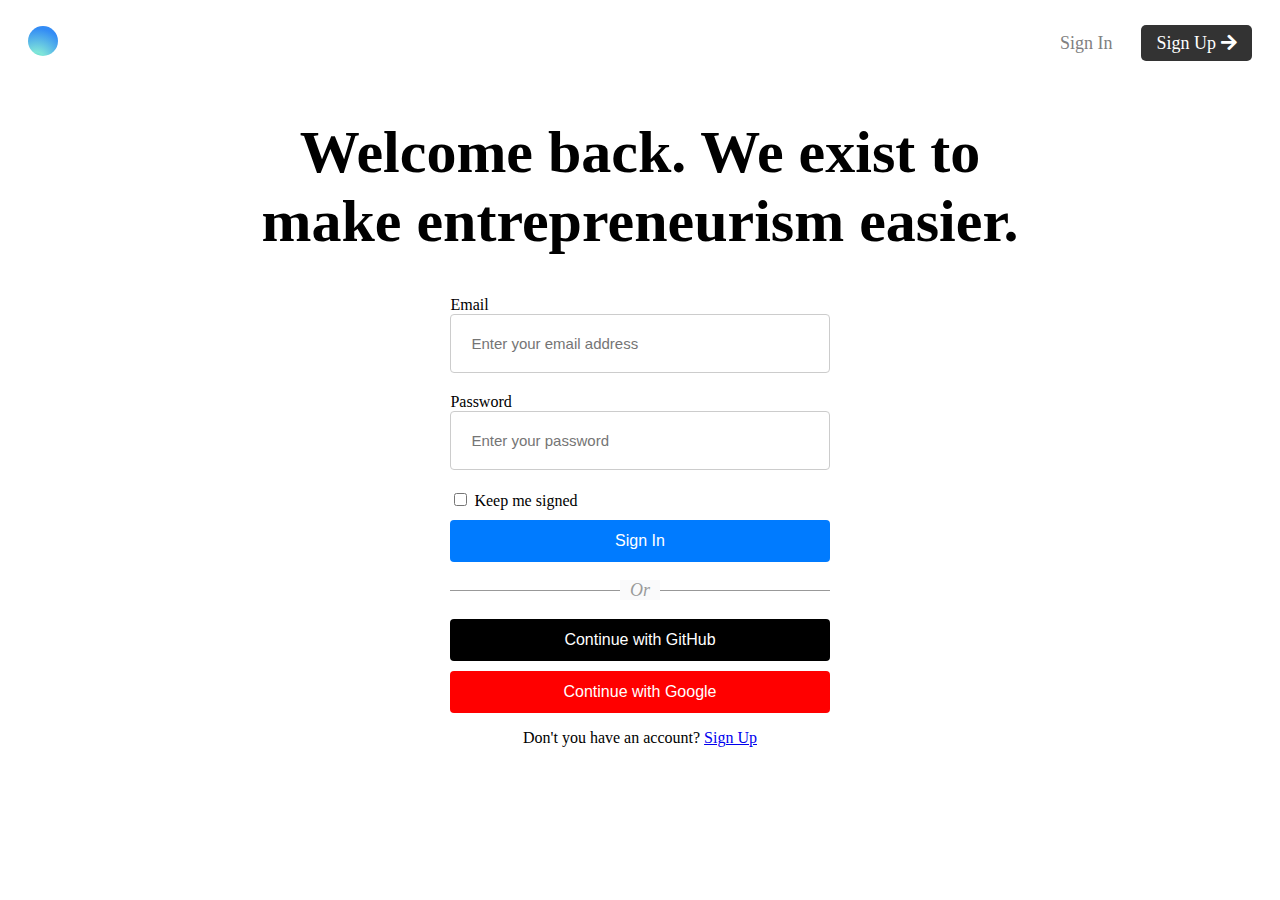
<file: signin.html>
<!DOCTYPE html>
<html lang="en">

<head>
    <meta charset="UTF-8">
    <meta name="viewport" content="width=device-width, initial-scale=1.0">
    <link rel="stylesheet" href="https://cdnjs.cloudflare.com/ajax/libs/font-awesome/5.15.4/css/all.min.css">
    <title>Navigation Bar</title>
    <style>
        header {
            background-color: white;
            color: #fff;
            padding: 10px 20px;
            display: flex;
            justify-content: space-between;
            align-items: center;
            height: 50px;
            position: sticky;
            top: 0;
            z-index: 1000;

            /* Ensure the header is above other content */
        }

        .logo img {
            height: 40px;
            /* Adjust according to your logo size */
        }

        .menu-btn {
            background: none;
            border: none;
            font-size: 24px;
            color: #fff;
            cursor: pointer;
        }


        nav ul {
            list-style-type: none;
            margin: 0;
            padding: 0;
        }

        nav ul li {
            display: inline-block;
            margin-left: 10px;
            /* Adjust as per your preference */
        }

        nav ul li:first-child {
            margin-left: 0;
        }

        nav ul li a {
            color: gray;
            text-decoration: none;
            padding: 8px 15px;
            border-radius: 5px;
            font-size: 18px;

        }

        nav ul li a .fas {
            margin-left: 5px;
        }


        nav ul li a:hover {
            color: black;
        }

        nav ul li.signup a {
            background-color: #333;
            color: white;
            /* Dark background color for the signup button */
        }

        nav ul li.signup a:hover {
            background-color: gray;
            /* Changes to light grey when hovered over*/
        }

        @media screen and (max-width: 768px) {
            nav {
                display: block;
            }

            .menu-btn button {
                display: block;
                /* Display the menu button when window shrinks */
            }
        }

        .head {
            position: relative;
            font-weight: bolder;
            text-align: center;
            font-size: 60px;

        }


        .container {
            width: 30%;
            margin: 0 auto;

            /* This will center the container horizontally */
        }





        .container input[type="text"],
        .container input[type="password"] {
            width: 100%;
            padding: 20px;
            margin-bottom: 20px;
            border: 1px solid #ccc;
            border-radius: 4px;
            box-sizing: border-box;
            font-size: 15px;
            cursor: pointer;
        }



        .container input[type="submit"] {
            background-color: #007bff;
            color: #fff;
            border: none;
            padding: 12px 20px;
            border-radius: 4px;
            cursor: pointer;
            font-size: 16px;
            width: 100%;
            margin-top: 10px;
        }

        .container .form-check {
            text-align: left;

        }

        .container input[type="submit"]:hover {
            background-color: #0056b3;
        }
    </style>

</head>

<body>
    <header>
        <div class="logo">
            <svg width="30" height="30" xmlns="http://www.w3.org/2000/svg" style="border-radius:50%">

                <defs>
                    <radialGradient cx="21.152%" cy="86.063%" fx="21.152%" fy="86.063%" r="79.941%" id="footer-logo">
                        <stop stop-color="#4FD1C5" offset="0%"></stop>
                        <stop stop-color="#81E6D9" offset="25.871%"></stop>
                        <stop stop-color="#338CF5" offset="100%"></stop>
                    </radialGradient>
                </defs>
                <rect width="40" height="40" fill="url(#footer-logo)" />
            </svg>
        </div>
        <button class="menu-btn">
            <i class="fas fa-bars"></i>
        </button>
        <nav>
            <ul>
                <li><a href="signin.html">Sign In</a></li>
                <li class="signup"><a href="signup.html">Sign Up<i class="fas fa-arrow-right"></i></a></li>
            </ul>
        </nav>
    </header>
    <div>
        <h1 class="head">Welcome back. We exist to<br /> make entrepreneurism easier.</h1>
    </div>

    <div class="container">
        <div>
            <form action="login.php" method="post">
                <span style="text-align: left;">Email</span> <input type="text" name="username"
                    placeholder="Enter your email address" required>
                <span style="text-align: left;">Password</span><input type="password" name="password"
                    placeholder="Enter your password" required>
                <div class="form-check">
                    <input class="form-check-input" type="checkbox" value="" id="" />
                    <label class="form-check-label" for=""> Keep me signed </label>
                </div>
                <input type="submit" value="Sign In">
            </form><br>
            <div style="width: 100%; height: 10px; border-bottom: .5px solid black; text-align: center;opacity: .4;">
                <span style="font-size: 18px; background-color: #F3F5F6; padding: 0 10px;font-style: italic;">
                    Or <!--Padding is optional-->
                </span>
            </div><br>
            <input type="submit" value="Continue with GitHub" style="color: white; background-color: black;"><br>

            <input type="submit" value="Continue with Google" class="btn btn-danger"
                style="color: white; background-color: red;">
            <p style="text-align: center;">Don't you have an account? <a href="signup.html">Sign Up</a></p>


        </div>
    </div>


    <script src="script.js"></script>
</body>

</html>
</file>
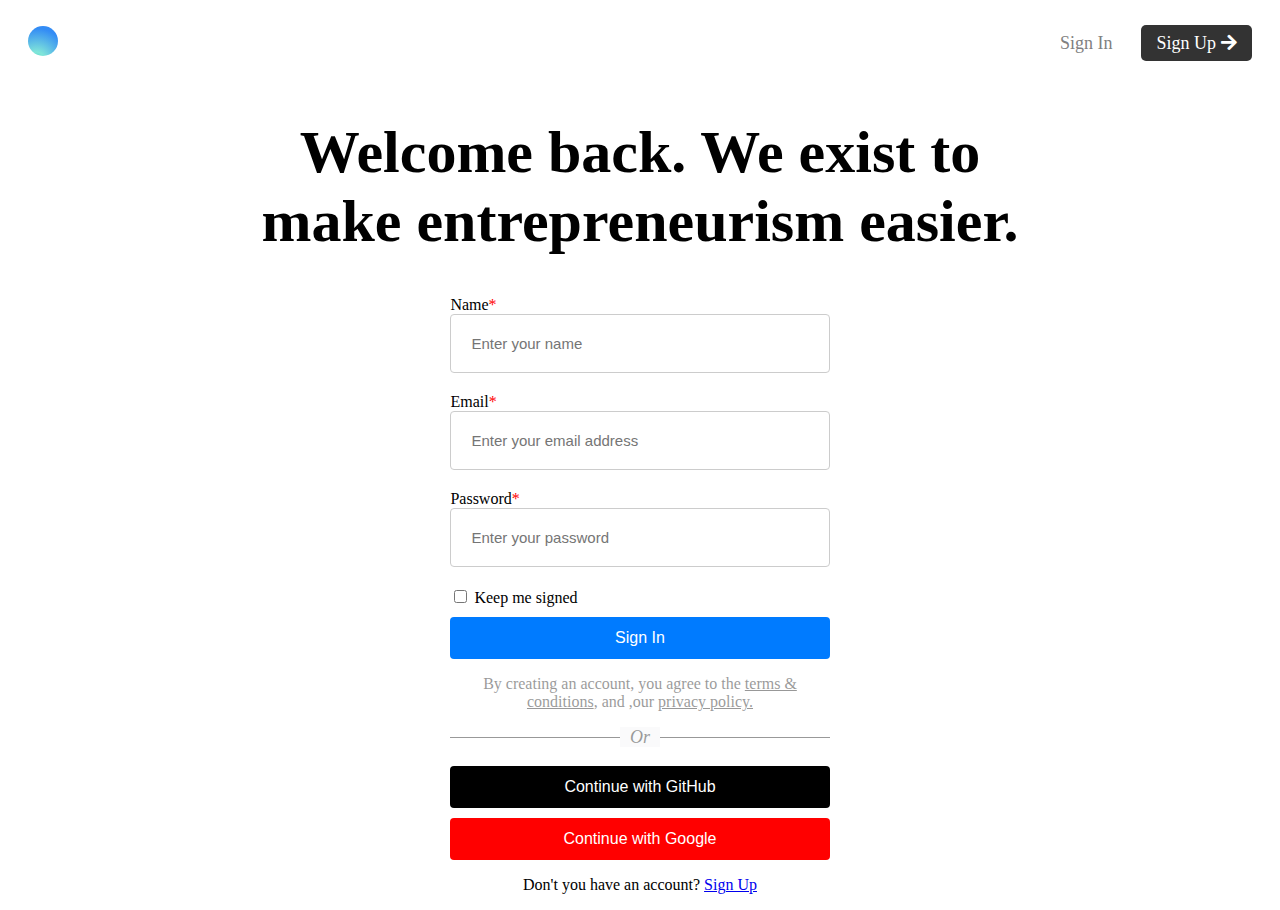
<file: signup.html>
<!DOCTYPE html>
<html lang="en">

<head>
    <meta charset="UTF-8">
    <meta name="viewport" content="width=device-width, initial-scale=1.0">
    <link rel="stylesheet" href="https://cdnjs.cloudflare.com/ajax/libs/font-awesome/5.15.4/css/all.min.css">
    <title>signup page</title>
    <style>
        header {
            background-color: white;
            color: #fff;
            padding: 10px 20px;
            display: flex;
            justify-content: space-between;
            align-items: center;
            height: 50px;
            position: sticky;
            top: 0;
            z-index: 1000;
           
            /* Ensure the header is above other content */
        }
        
        .logo img {
            height: 40px;
            /* Adjust according to your logo size */
        }

        .menu-btn {
            background: none;
            border: none;
            font-size: 24px;
            color: #fff;
            cursor: pointer;
        }


        nav ul {
            list-style-type: none;
            margin: 0;
            padding: 0;
        }

        nav ul li {
            display: inline-block;
            margin-left: 10px;
            /* Adjust as per your preference */
        }

        nav ul li:first-child {
            margin-left: 0;
        }

        nav ul li a {
            color: gray;
            text-decoration: none;
            padding: 8px 15px;
            border-radius: 5px;
            font-size: 18px;

        }

        nav ul li a .fas {
            margin-left: 5px;
        }


        nav ul li a:hover {
            color: black;
        }

        nav ul li.signup a {
            background-color: #333;
            color: white;
            /* Dark background color for the signup button */
        }

        nav ul li.signup a:hover {
            background-color: gray;
            /* Changes to light grey when hovered over*/
        }

        @media screen and (max-width: 768px) {
            nav {
                display: block;
            }

            .menu-btn button {
                display: block;
                /* Display the menu button when window shrinks */
            }
        }

        .head {
            position: relative;
            font-weight: bolder;
            text-align: center;
            font-size: 60px;

        }
        .required-symbol{
            color: red;
        }


        .container {
            width: 30%;
            margin: 0 auto;
           
            /* This will center the container horizontally */
        }
        
       



        .container input[type="text"],
        .container input[type="password"] {
            width: 100%;
            padding: 20px;
            margin-bottom: 20px;
            border: 1px solid #ccc;
            border-radius: 4px;
            box-sizing: border-box;
            font-size: 15px;
            cursor: pointer;
        }



        .container input[type="submit"] {
            background-color: #007bff;
            color: #fff;
            border: none;
            padding: 12px 20px;
            border-radius: 4px;
            cursor: pointer;
            font-size: 16px;
            width: 100%;
            margin-top: 10px;
        }

        .container .form-check {
            text-align: left;

        }

        .container input[type="submit"]:hover {
            background-color: #0056b3;
        }
    </style>

</head>

<body>
    <header>
        <div class="logo">
            <svg width="30" height="30" xmlns="http://www.w3.org/2000/svg" style="border-radius:50%">

                <defs>
                    <radialGradient cx="21.152%" cy="86.063%" fx="21.152%" fy="86.063%" r="79.941%" id="footer-logo">
                        <stop stop-color="#4FD1C5" offset="0%"></stop>
                        <stop stop-color="#81E6D9" offset="25.871%"></stop>
                        <stop stop-color="#338CF5" offset="100%"></stop>
                    </radialGradient>
                </defs>
                <rect width="40" height="40" fill="url(#footer-logo)" />
            </svg>
        </div>
        <button class="menu-btn">
            <i class="fas fa-bars"></i>
        </button>
        <nav>
            <ul>
                <li><a href="signin.html">Sign In</a></li>
                <li class="signup"><a href="signup.html">Sign Up<i class="fas fa-arrow-right"></i></a></li>
            </ul>
        </nav>
    </header>
    <div>
        <h1 class="head">Welcome back. We exist to<br /> make entrepreneurism easier.</h1>
    </div>

    <div class="container">
        <div>
            <form action="login.php" method="post">
                <span style="text-align: left;">Name<span class="required-symbol">*</span></span> <input type="text" name="name"
                    placeholder="Enter your name" required>
                <span style="text-align: left;">Email<span class="required-symbol">*</span></span> <input type="text" name="username"
                    placeholder="Enter your email address" required>
                <span style="text-align: left;">Password<span class="required-symbol">*</span></span><input type="password" name="password"
                    placeholder="Enter your password" required>
                <div class="form-check">
                    <input class="form-check-input" type="checkbox" value="" id="" />
                    <label class="form-check-label" for=""> Keep me signed </label>
                </div>
                <input type="submit" value="Sign In">
            </form>
            <p style="text-align: center;opacity: .4;">By creating an account, you agree to the <u>terms & conditions</u>, and ,our <u> privacy policy.</u></p>
            <div style="width: 100%; height: 10px; border-bottom: .5px solid black; text-align: center;opacity: .4;">
                <span style="font-size: 18px; background-color: #F3F5F6; padding: 0 10px;font-style: italic;">
                    Or <!--Padding is optional-->
                </span>
            </div><br>
            <input type="submit" value="Continue with GitHub" style="color: white; background-color: black;"><br>

            <input type="submit" value="Continue with Google" class="btn btn-danger"
                style="color: white; background-color: red;">
            <p style="text-align: center;">Don't you have an account? <a href="signup.html">Sign Up</a></p>


        </div>
    </div>

    </div>
    <script src="script.js"></script>
</body>

</html>
</file>
